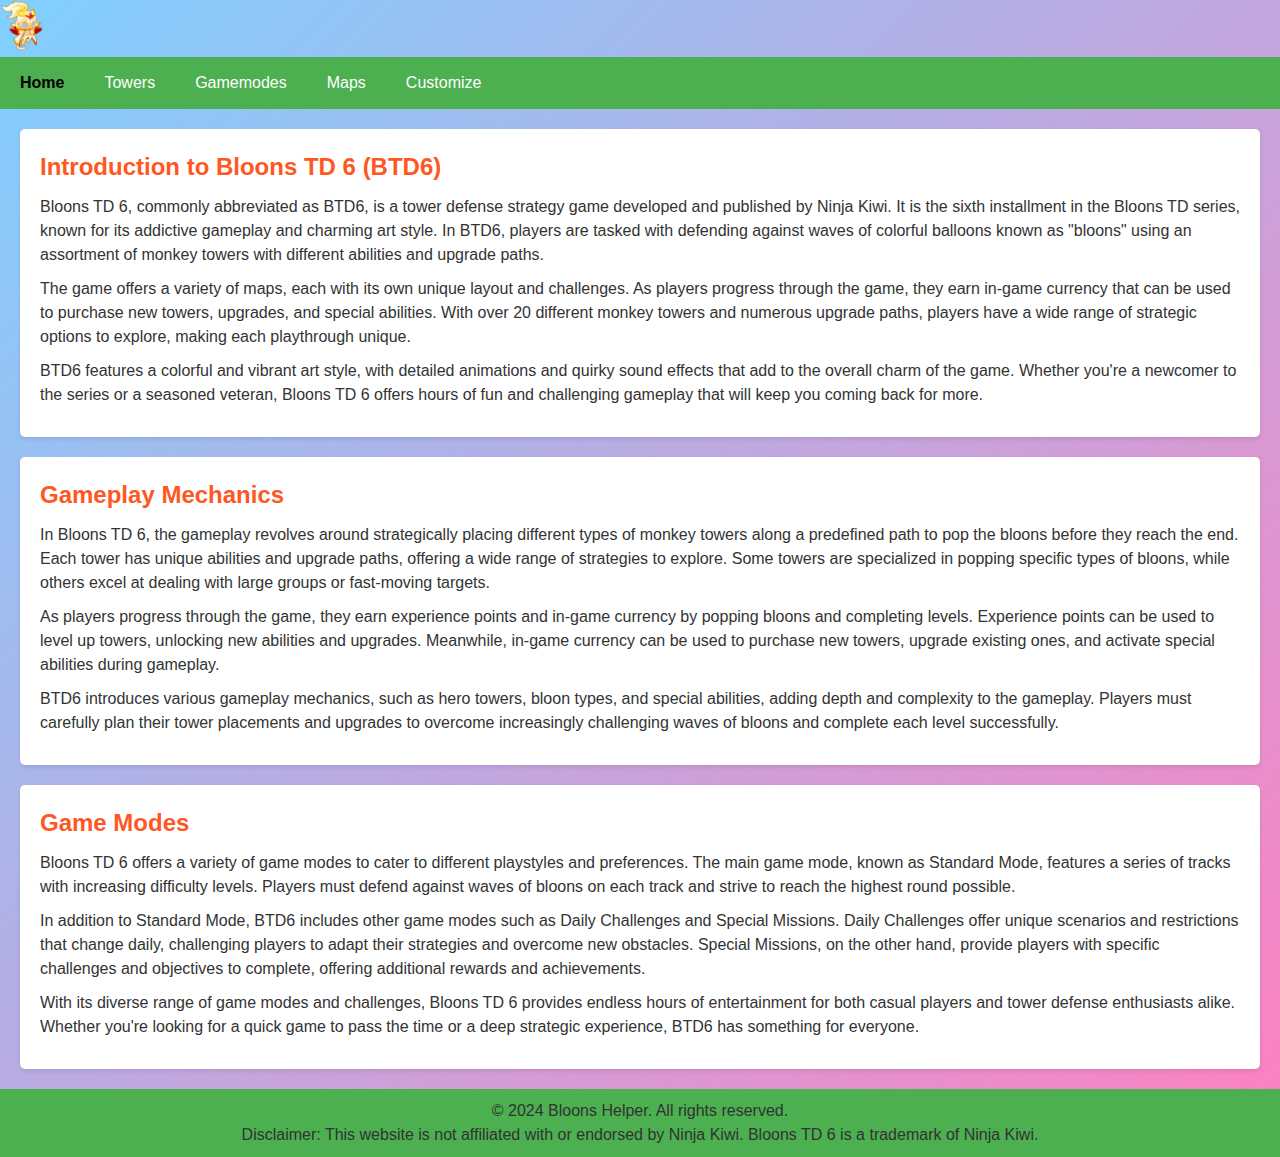
<file: index.html>
<!DOCTYPE html>
<html lang="en">

<head>
    <meta charset="UTF-8">
    <meta name="viewport" content="width=device-width, initial-scale=1.0">
    <title>Bloons Helper</title>
    <link rel="stylesheet" href="style.css">
    <link rel="icon" href="Assetets/icon.jpg" type="image/jpg">
    <style>
        nav a[href$="index.html"] {
            font-weight: bold;
            color: black;
        }
        section {
            margin-bottom: 20px;
        }

        section h2 {
            font-size: 24px;
            margin-bottom: 10px;
        }

        section p {
            font-size: 16px;
            line-height: 1.5;
            margin-bottom: 10px;
        }
    </style>
</head>

<body>
    <img src="Assetets/Adora btd6-Photoroom.png-Photoroom.png" alt="">
    <nav>
        <a href="index.html">Home</a>
        <a href="Tower.html">Towers</a>
        <a href="Gammodes.html">Gamemodes</a>
        <a href="Maps.html">Maps</a>
        <a href="customize.html">Customize</a>
    </nav>
    <section>
        <h2>Introduction to Bloons TD 6 (BTD6)</h2>
        <p>Bloons TD 6, commonly abbreviated as BTD6, is a tower defense strategy game developed and published by Ninja
            Kiwi. It is the sixth installment in the Bloons TD series, known for its addictive gameplay and charming art
            style. In BTD6, players are tasked with defending against waves of colorful balloons known as "bloons" using
            an assortment of monkey towers with different abilities and upgrade paths.</p>

        <p>The game offers a variety of maps, each with its own unique layout and challenges. As players progress
            through the game, they earn in-game currency that can be used to purchase new towers, upgrades, and special
            abilities. With over 20 different monkey towers and numerous upgrade paths, players have a wide range of
            strategic options to explore, making each playthrough unique.</p>

        <p>BTD6 features a colorful and vibrant art style, with detailed animations and quirky sound effects that add to
            the overall charm of the game. Whether you're a newcomer to the series or a seasoned veteran, Bloons TD 6
            offers hours of fun and challenging gameplay that will keep you coming back for more.</p>
    </section>

    <section>
        <h2>Gameplay Mechanics</h2>
        <p>In Bloons TD 6, the gameplay revolves around strategically placing different types of monkey towers along a
            predefined path to pop the bloons before they reach the end. Each tower has unique abilities and upgrade
            paths, offering a wide range of strategies to explore. Some towers are specialized in popping specific types
            of bloons, while others excel at dealing with large groups or fast-moving targets.</p>

        <p>As players progress through the game, they earn experience points and in-game currency by popping bloons and
            completing levels. Experience points can be used to level up towers, unlocking new abilities and upgrades.
            Meanwhile, in-game currency can be used to purchase new towers, upgrade existing ones, and activate special
            abilities during gameplay.</p>

        <p>BTD6 introduces various gameplay mechanics, such as hero towers, bloon types, and special abilities, adding
            depth and complexity to the gameplay. Players must carefully plan their tower placements and upgrades to
            overcome increasingly challenging waves of bloons and complete each level successfully.</p>
    </section>

    <section>
        <h2>Game Modes</h2>
        <p>Bloons TD 6 offers a variety of game modes to cater to different playstyles and preferences. The main game
            mode, known as Standard Mode, features a series of tracks with increasing difficulty levels. Players must
            defend against waves of bloons on each track and strive to reach the highest round possible.</p>

        <p>In addition to Standard Mode, BTD6 includes other game modes such as Daily Challenges and Special Missions.
            Daily Challenges offer unique scenarios and restrictions that change daily, challenging players to adapt
            their strategies and overcome new obstacles. Special Missions, on the other hand, provide players with
            specific challenges and objectives to complete, offering additional rewards and achievements.</p>

        <p>With its diverse range of game modes and challenges, Bloons TD 6 provides endless hours of entertainment for
            both casual players and tower defense enthusiasts alike. Whether you're looking for a quick game to pass the
            time or a deep strategic experience, BTD6 has something for everyone.</p>
    </section>


</body>
<footer>
    <p>&copy; 2024 Bloons Helper. All rights reserved.</p>
    <p>Disclaimer: This website is not affiliated with or endorsed by Ninja Kiwi. Bloons TD 6 is a trademark of Ninja
        Kiwi.</p>
</footer>

</html>
</file>
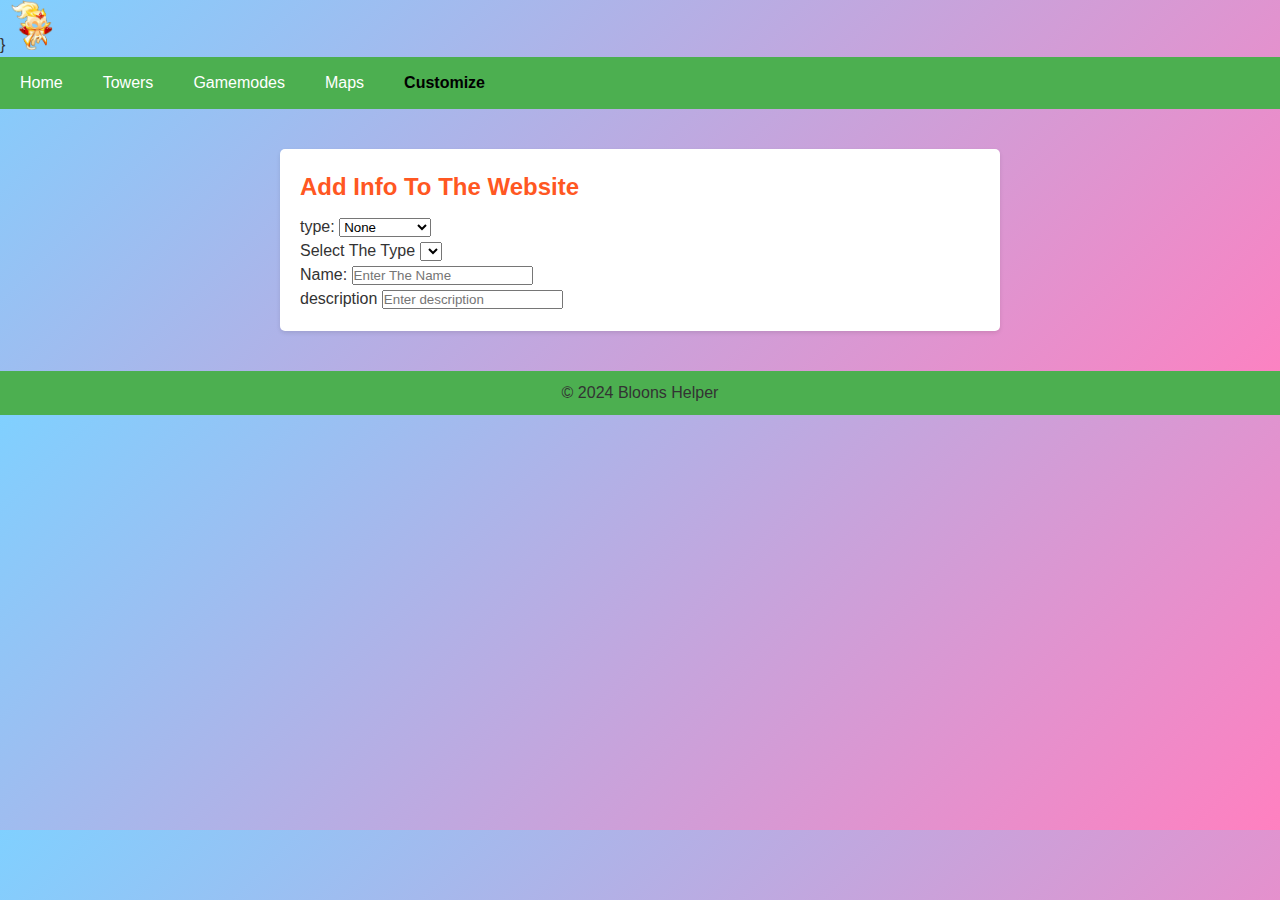
<file: customize.html>
<!DOCTYPE html>
<html lang="en">
<head>
    <meta charset="UTF-8">
    <meta name="viewport" content="width=device-width, initial-scale=1.0">
    <title>Customize The Website</title>
    <link rel="stylesheet" href="style.css">            }
    <style>
        #active {
            font-weight: bold;
            color: black;
        }
    </style>
</head>
<body>
    <img src="Assetets/Adora btd6-Photoroom.png-Photoroom.png" alt="">
    <nav>
        <a href="index.html">Home</a>
        <a href="Tower.html">Towers</a>
        <a href="Gammodes.html">Gamemodes</a>
        <a href="Maps.html">Maps</a>
        <a href="customize.html" id="active">Customize</a>
    </nav>
    <main>
        <section>
            <h2>Add Info To The Website</h2>
            <form>
                <label for="type">type:</label>
                <select id="info_type" >
                    <option value="None">None</option>
                    <option value="Tower">Tower</option>
                    <option value="Map">Map</option>
                    <option value="Gamemode">Gamemode</option>
                </select><br>
                <label for="type_select">Select The Type</label>
                <select id="type_select">
               
                </select><br>
                <label for="name">Name:</label>
                <input placeholder="Enter The Name" type="text" id="name" name="name"> <br>
                <label for="description">description</label>
                <input type="text" id="description" placeholder="Enter description"> <br>
                <div id="dynamic_info">
                    
                </div>
            </form>
        </section>
    </main>
    <footer>
        <p>&copy; 2024 Bloons Helper</p>
    </footer>
    <script src="customize.js" defer type="module"></script>
</body>
</html>
</file>
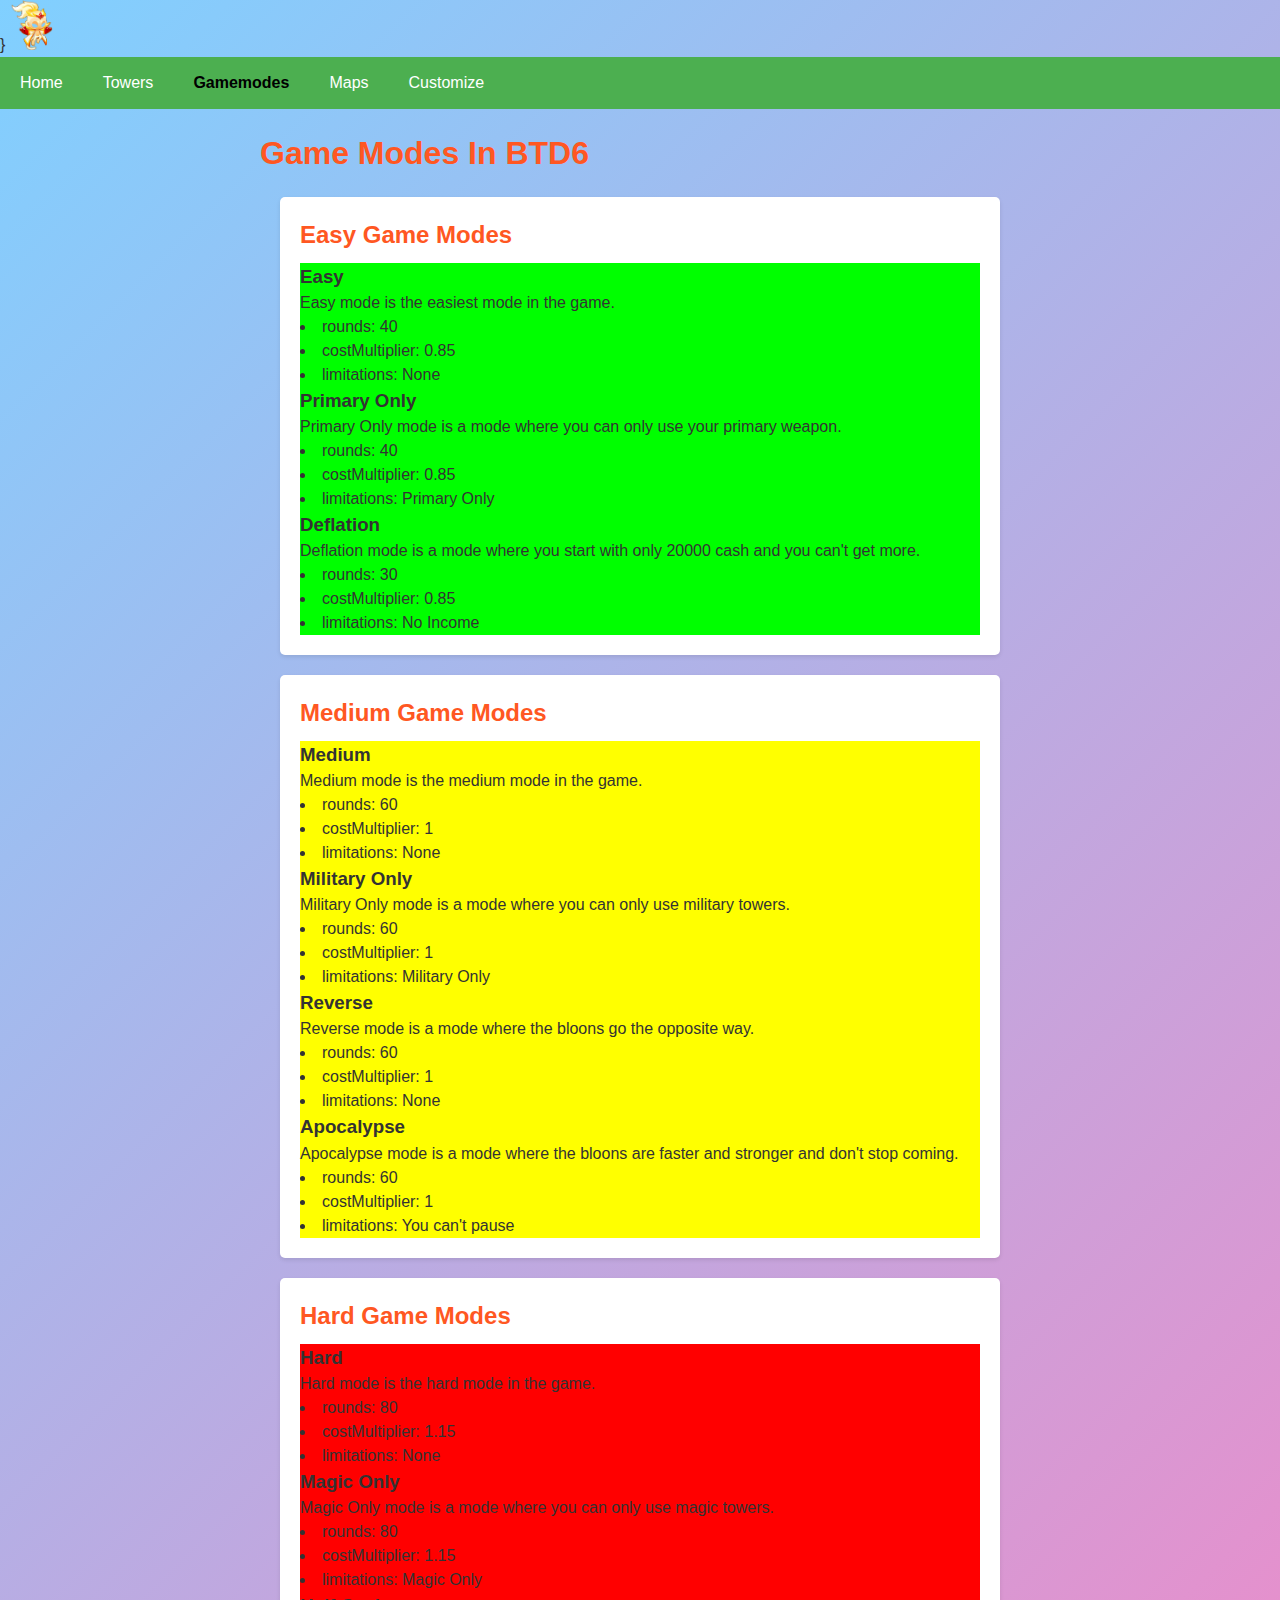
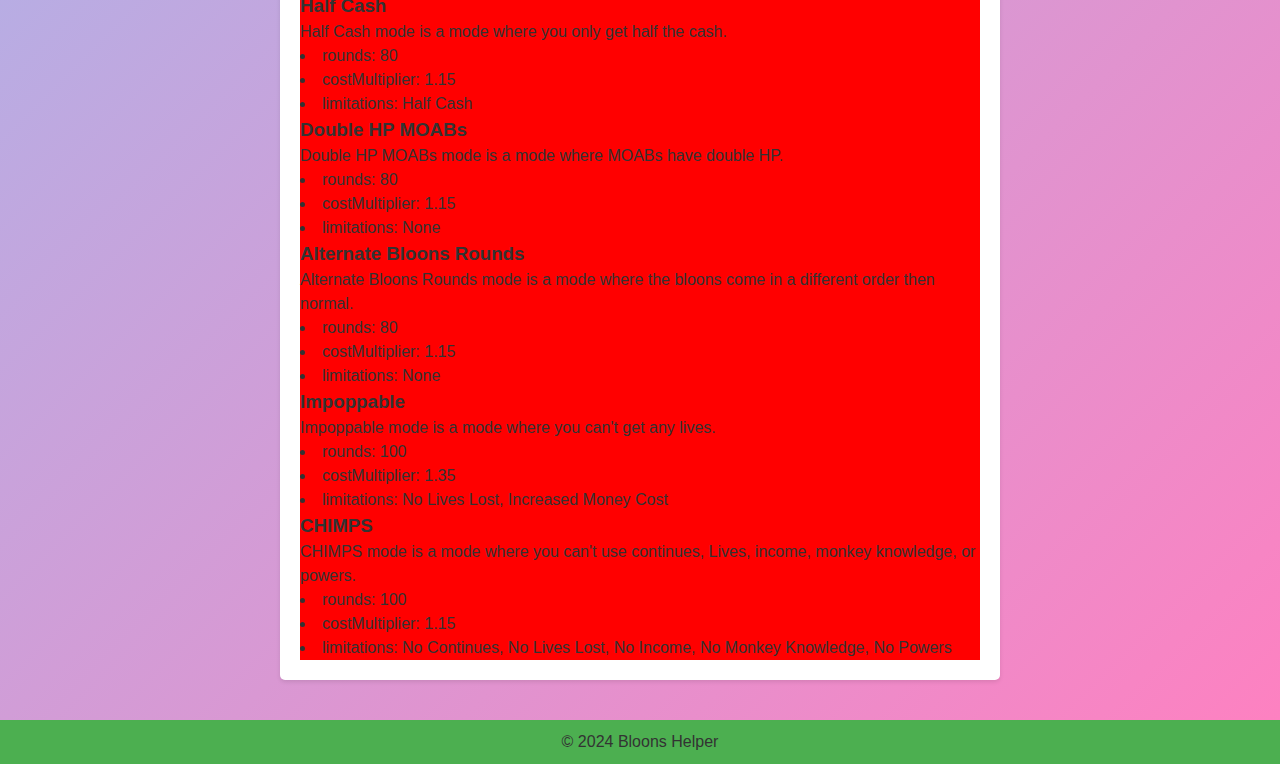
<file: Gammodes.html>
<!DOCTYPE html>
<html lang="en">

<head>
    <meta charset="UTF-8">
    <meta name="viewport" content="width=device-width, initial-scale=1.0">
    <title>Document</title>
    <link rel="stylesheet" href="style.css"> }
    <style>
        /* make is so that the bullets are in the section */
        .gamemode-card.Easy {
            background-color: lime;
        }

        .gamemode-card.Medium {
            background-color: yellow;
        }

        .gamemode-card.Hard {
            background-color: red;
        }

        section {
            list-style-position: inside;
        }

        /* make it so that the nav bar items are black when on the current page */
        nav a[href$="Gammodes.html"] {
            color: black;
            font-weight: bold;
        }
    </style>
</head>

<body>

    <body>
        <img src="Assetets/Adora btd6-Photoroom.png-Photoroom.png" alt="">
        <nav>
            <a href="index.html">Home</a>
            <a href="Tower.html">Towers</a>
            <a href="Gammodes.html">Gamemodes</a>
            <a href="Maps.html">Maps</a>
            <a href="customize.html">Customize</a>
        </nav>
        <main>
            <h1>Game Modes In BTD6</h1>
            <section>
                <h2>Easy Game Modes</h2>
                <div class="gamemode-list">
                </div>
            </section>
            <section>
                <h2>Medium Game Modes</h2>
                <div class="gamemode-list"></div>
            </section>
            <section>
                <h2>Hard Game Modes</h2>
                <div class="gamemode-list"></div>
            </section>
        </main>
        <footer>
            <p>&copy; 2024 Bloons Helper</p>
        </footer>
        <script type="module" defer>
            import {renderGamemodes} from './Gamemodes.js';
            renderGamemodes()
        </script>
    </body>

</html>
</file>
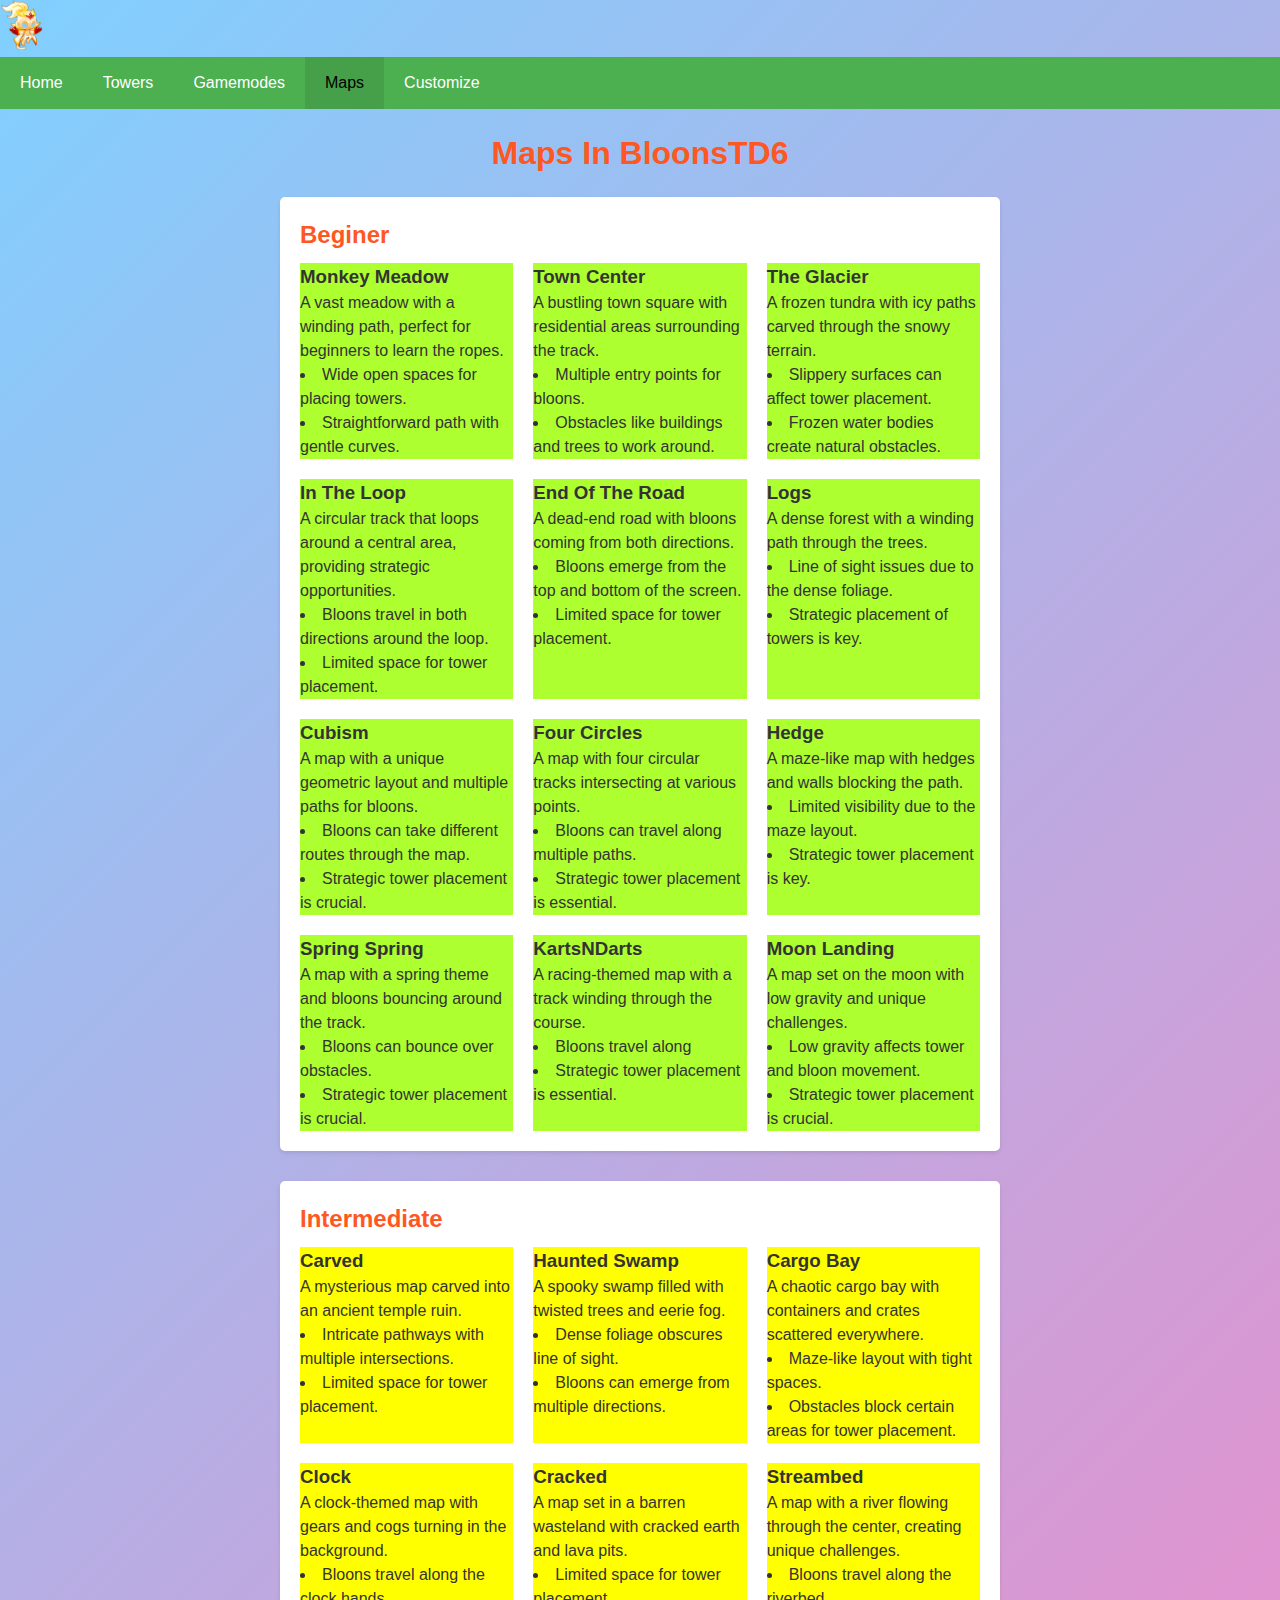
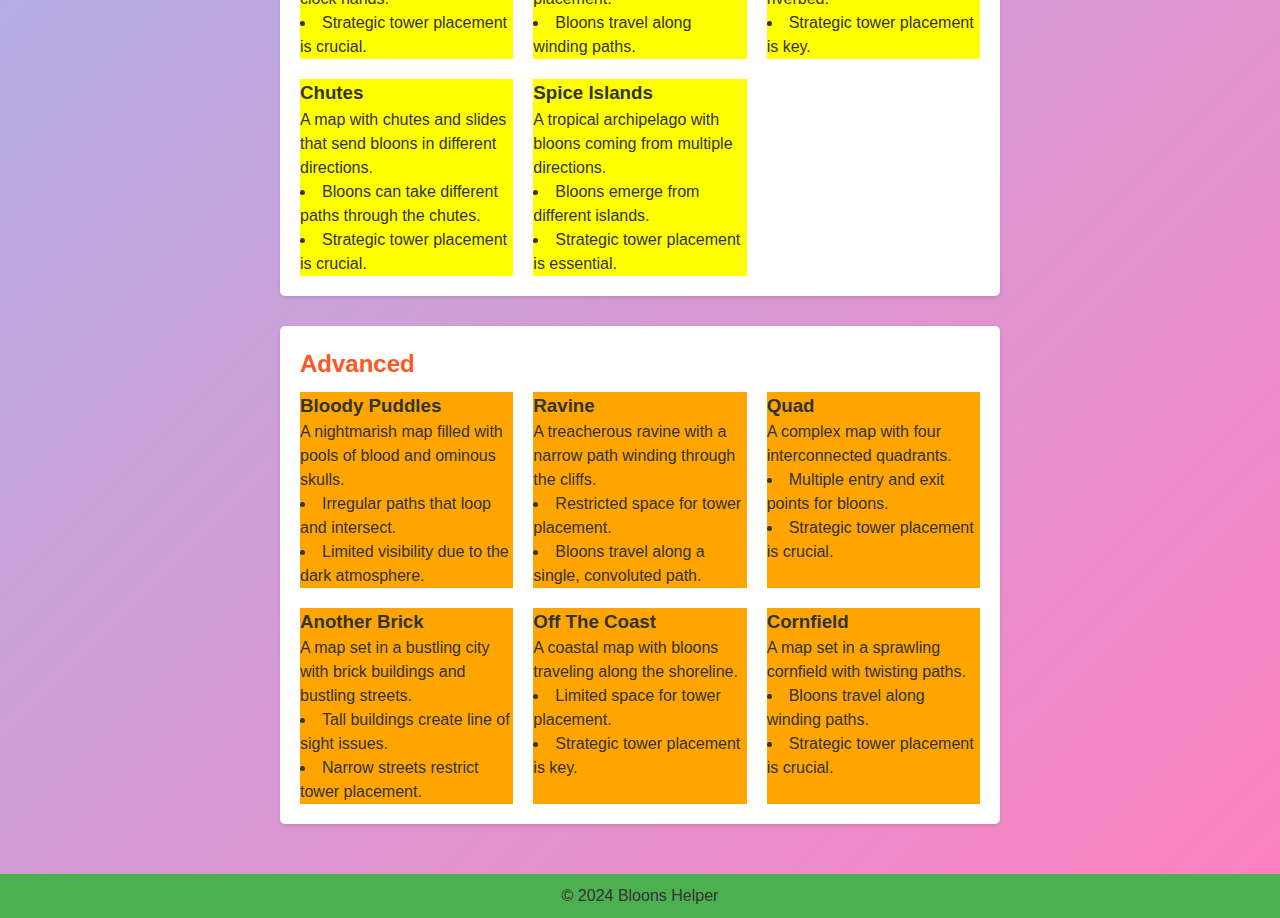
<file: Maps.html>
<!DOCTYPE html>
<html lang="en">
<head>
    <meta charset="UTF-8">
    <meta name="viewport" content="width=device-width, initial-scale=1.0">
    <title>BTD6 Helper Maps</title>
    <link rel="stylesheet" href="style.css">

    <img src="Assetets/Adora btd6-Photoroom.png-Photoroom.png" alt="">
</head>
<body>
    <header>
        <nav>
            <a href="index.html">Home</a>
            <a href="Tower.html">Towers</a>
            <a href="Gammodes.html">Gamemodes</a>
            <a href="Maps.html" class="active">Maps</a>
            <a href="customize.html">Customize</a>
        </nav>
    </header>
        <style>
            .map-card.Beginner {
                background-color: greenyellow;
            }
            .map-card.Intermediate {
                background-color: yellow;
            }
            .map-card.Advanced {
                background-color: orange;
            }
            .beginner {
                background-color: #f71010;
                padding: 20px;
                margin-bottom: 20px;
                border-radius: 5px;
            }
            body {
                font-family: Arial, sans-serif;
                margin: 0;
                padding: 0;
            }

             h1 {
                text-align: center;
                margin-bottom: 20px;
            }

            section {
                margin-bottom: 30px;
            }

            h2 {
                margin-bottom: 10px;
            }

            .map-list {
                display: grid;
                grid-template-columns: repeat(auto-fit, minmax(200px, 1fr));
                gap: 20px;
            }
            /* Makes it so the bullet points are inside */
            section {
                list-style-position: inside;
            }

        </style>
    
    <main>
        <h1>Maps In BloonsTD6</h2>
        <section>
            <h2>Beginer</h2>
            <div class="map-list"></div>
        </section>
        <section>
            <h2>Intermediate</h2>
            <div class="map-list"></div>
        </section>
        <section>
            <h2>Advanced</h2>
            <div class="map-list"></div>
        </section>
  
    </main>
    <footer>
        <p>&copy; 2024   Bloons Helper</p>
    </footer>
    <script type="module">
        import { renderMaps } from './Maps.js'
        renderMaps()
    </script>
</body>
</html>
</file>
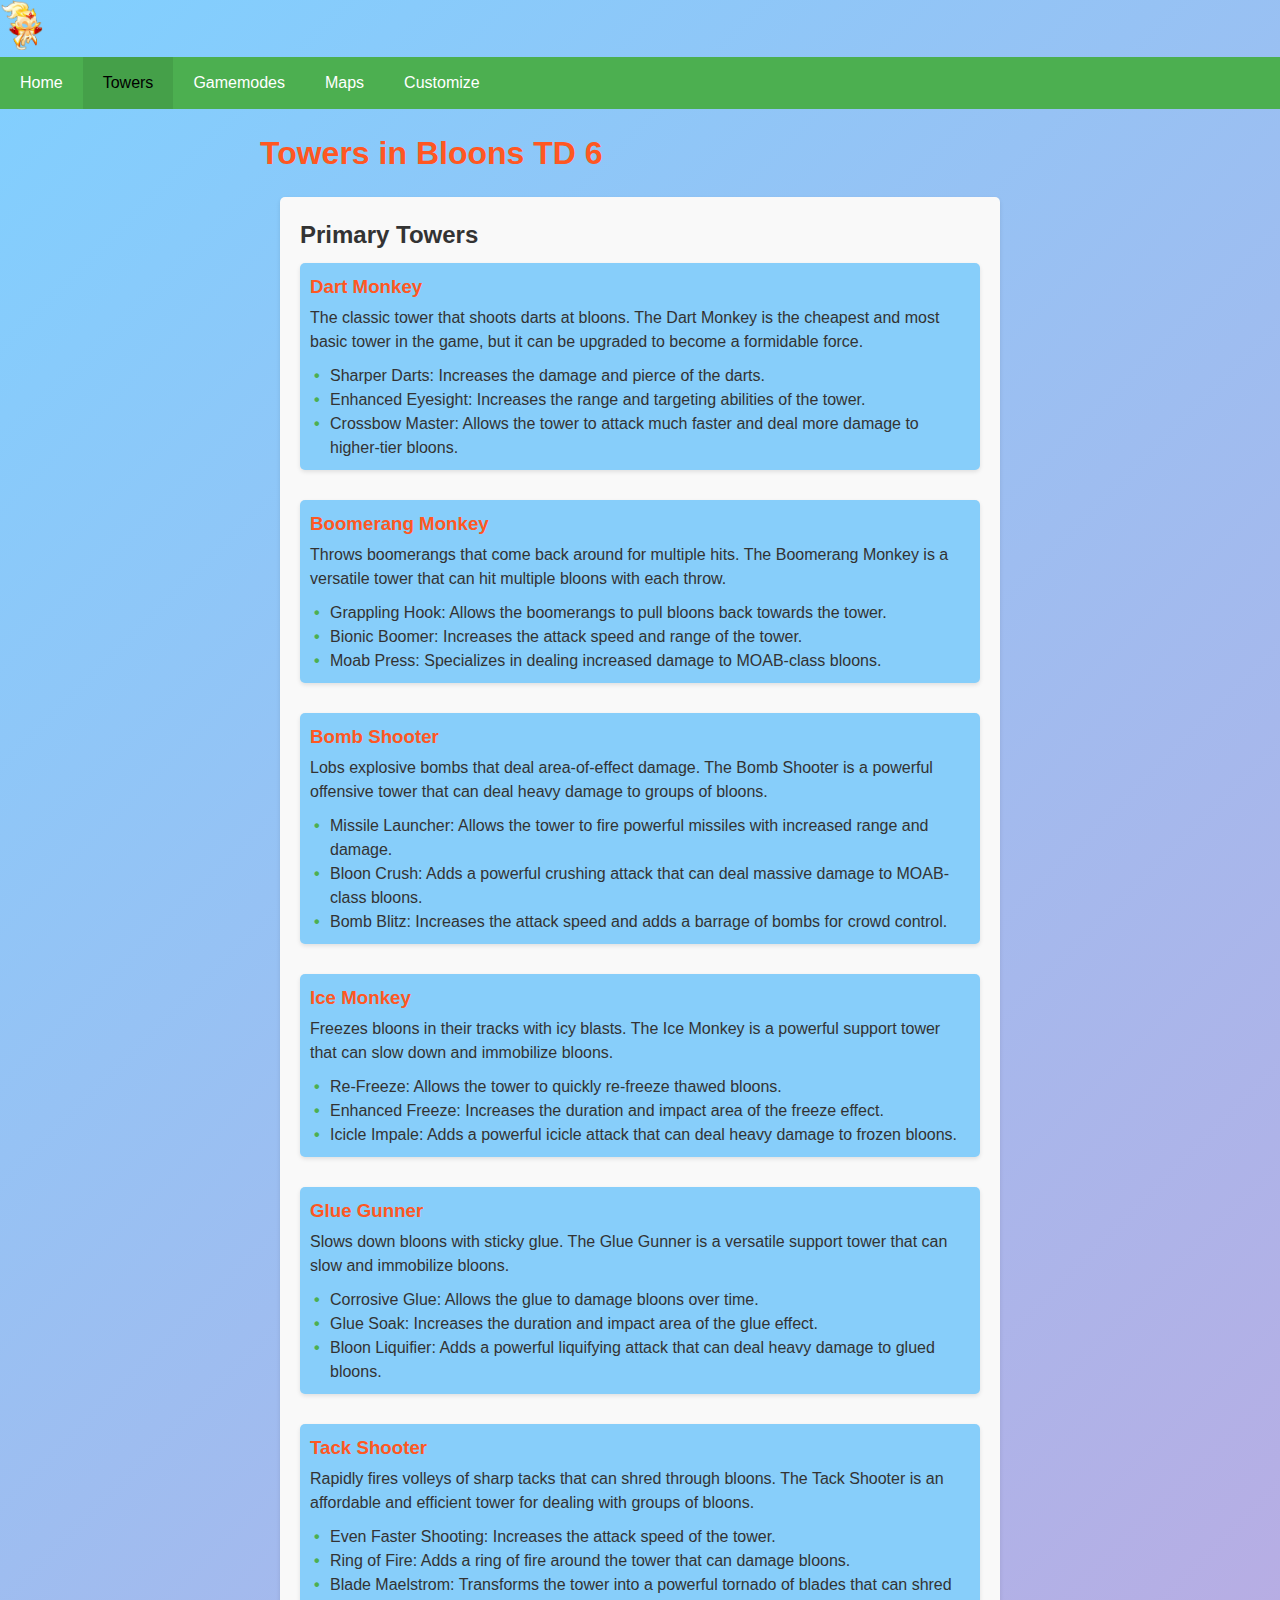
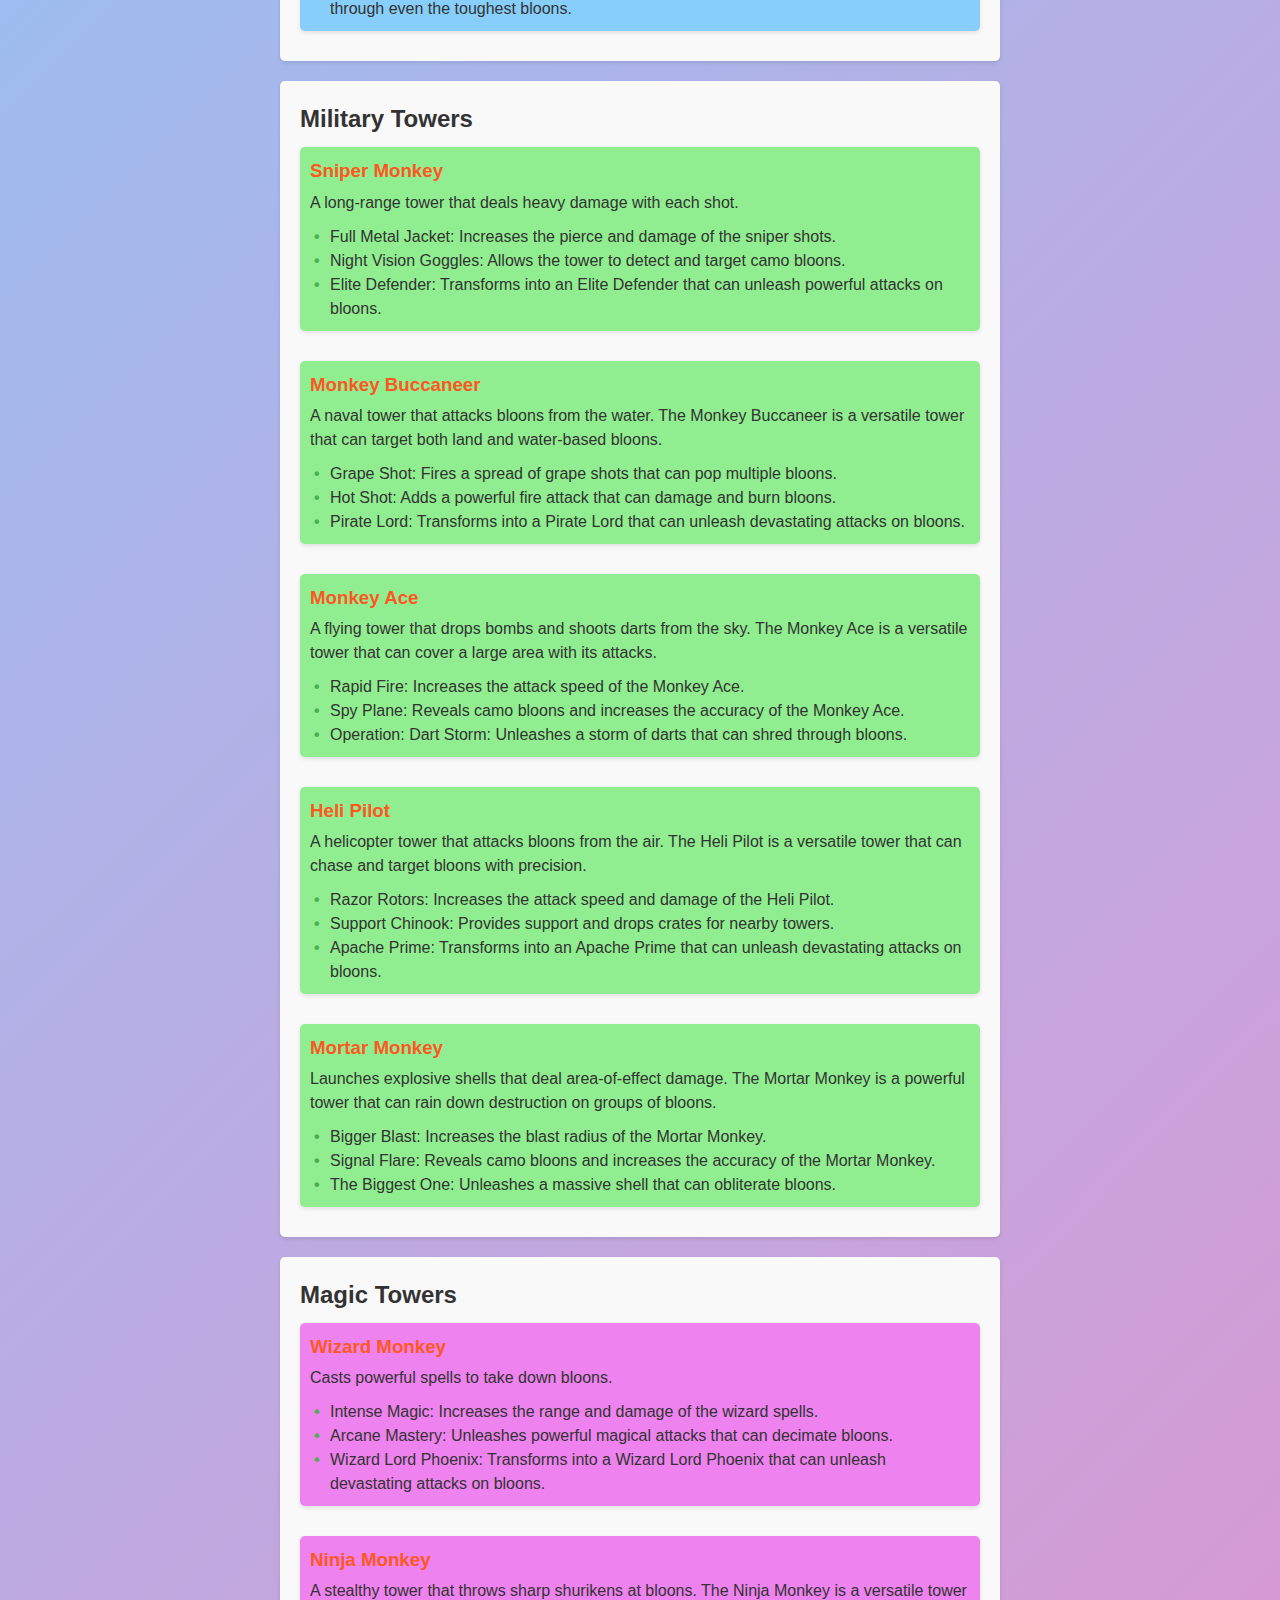
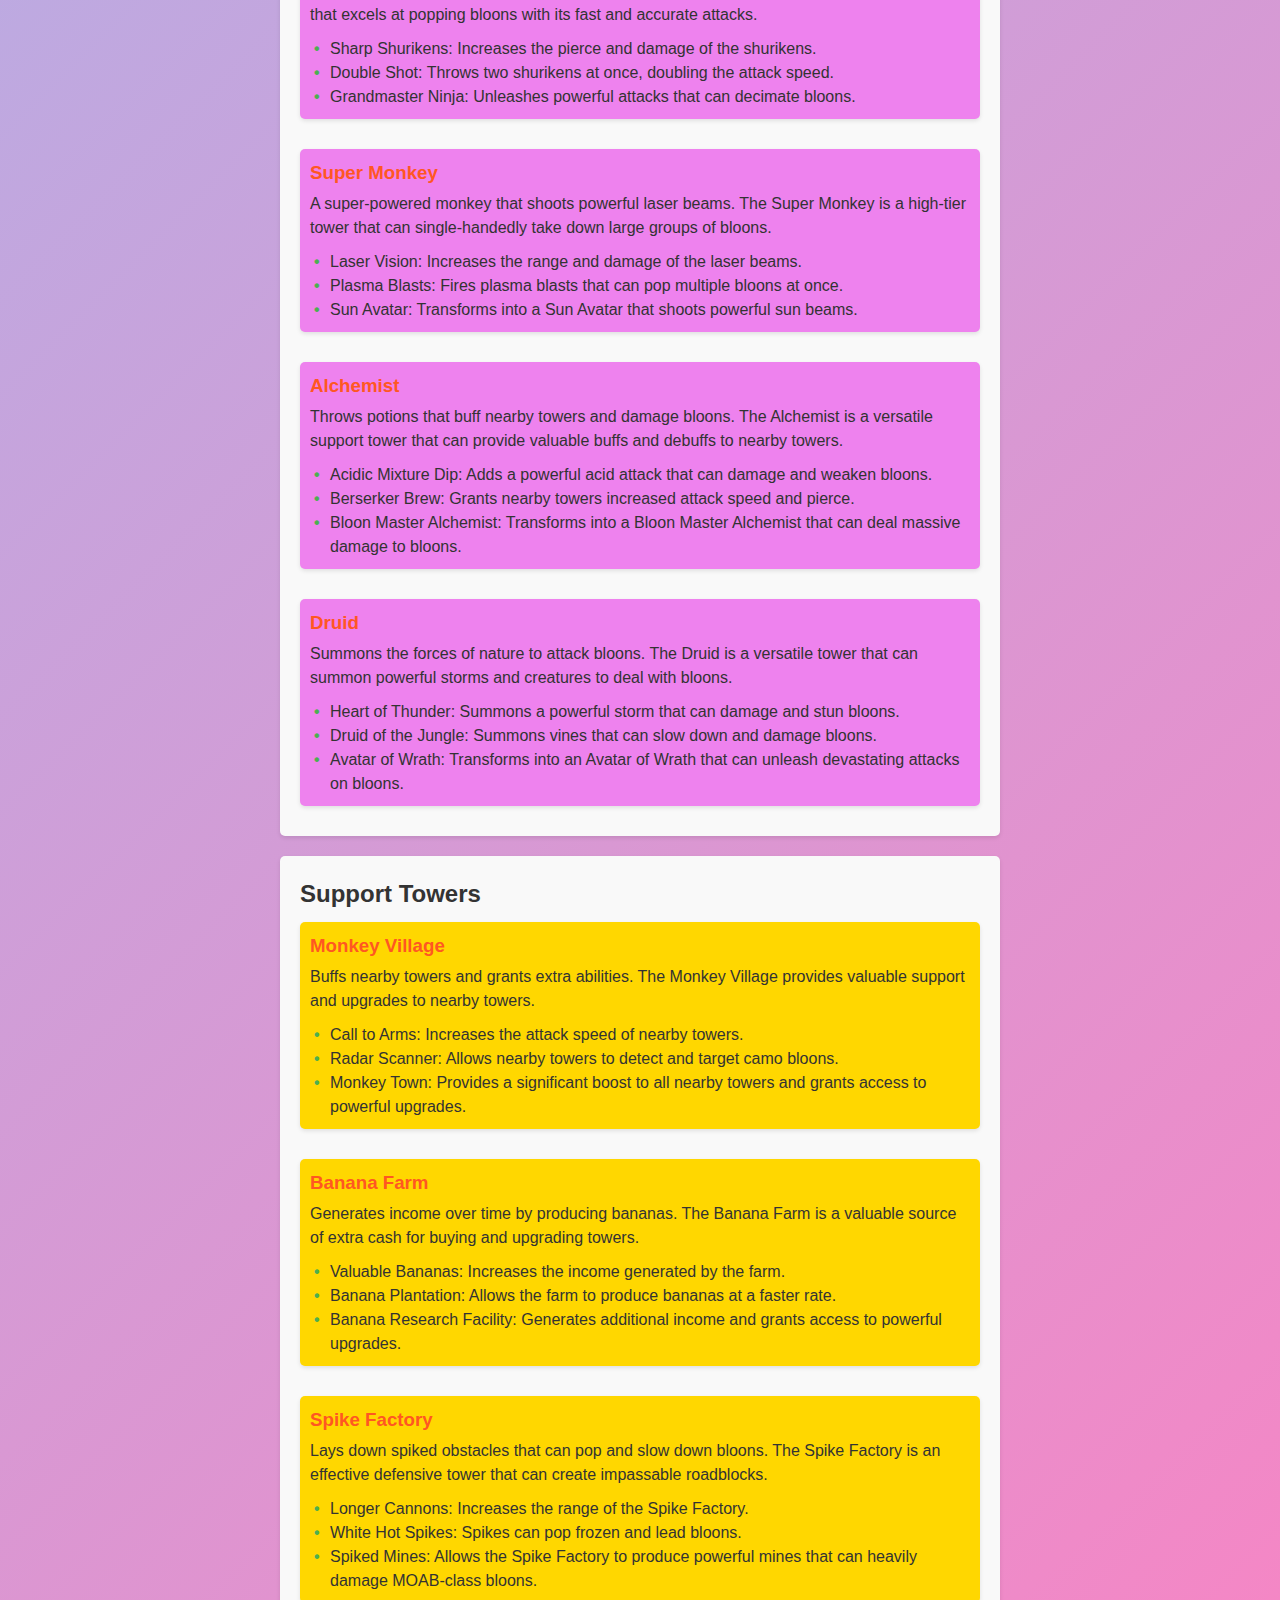
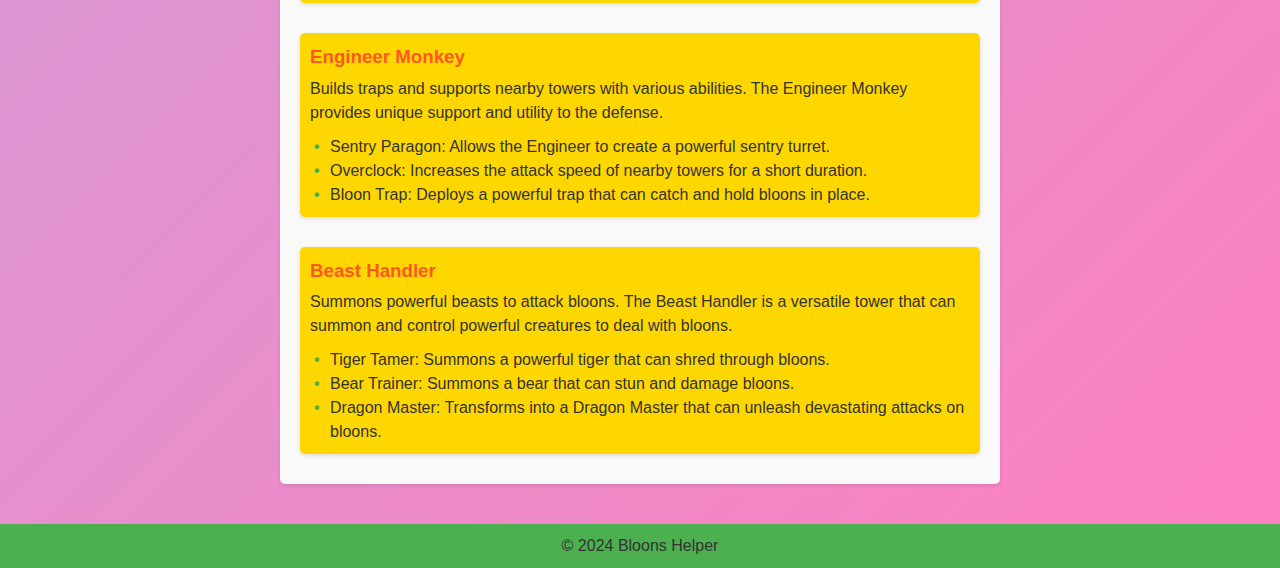
<file: Tower.html>
<!DOCTYPE html>
<html lang="en">
<head>
    <meta charset="UTF-8">
    <meta name="viewport" content="width=device-width, initial-scale=1.0">
    <title>BTD6 Towers</title>
    <link rel="stylesheet" href="style.css">
    <img src="Assetets/Adora btd6-Photoroom.png-Photoroom.png" alt="">

        <style>
            .tower-card.Primary{
                background-color: lightskyblue;
            }
            .tower-card.Military{
                background-color: lightgreen;
            }
            .tower-card.Magic{
                background-color: violet;
            }
            .tower-card.Support{
                background-color: gold;
            }
            .tower-list {
                display: flex;
                flex-wrap: wrap;
                justify-content: space-between;
            }

            .tower-list div {
                background-color: #f1f1f1;
                padding: 10px;
                margin-bottom: 10px;
                border-radius: 5px;
                transition: background-color 0.3s ease;
            }
            

      
            section {
                background-color: #f9f9f9;
                padding: 20px;
                margin-bottom: 20px;
                border-radius: 5px;
            }

            h2 {
                color: #333;
                font-size: 24px;
                margin-bottom: 10px;
            }

            .tower-list {
                display: flex;
                flex-wrap: wrap;
                justify-content: space-between;
            }
    </style>
</head>
<body>
    <header>
        <nav>
            <a href="index.html">Home</a>
            <a href="Tower.html" class="active">Towers</a>
            <a href="Gammodes.html">Gamemodes</a>
            <a href="Maps.html">Maps</a>
            <a href="customize.html">Customize</a>
        </nav>
    </header>

    <main>
        <h1>Towers in Bloons TD 6</h1>
        <section>
            <h2>Primary Towers</h2>
            <div class="tower-list">
                <!-- Tower information will be dynamically inserted here -->
            </div>
        </section>

        <section>
            <h2>Military Towers</h2>
            <div class="tower-list">
                <!-- Tower information will be dynamically inserted here -->
            </div>
        </section>

        <section>
            <h2>Magic Towers</h2>
            <div class="tower-list">
                <!-- Tower information will be dynamically inserted here -->
            </div>
        </section>

        <section>
            <h2>Support Towers</h2>
            <div class="tower-list">
                <!-- Tower information will be dynamically inserted here -->
            </div>
        </section>
    </main>

    <footer>
        <p>&copy; 2024 Bloons Helper</p>
    
    </footer>
    <script type="module">
        import {renderTowers} from './Towers.js';
        renderTowers();
    </script>
</body>
</html>
</file>
<file: style.css>
* {
    box-sizing: border-box;
    margin: 0;
    padding: 0;
}


body {
    font-family: Arial, sans-serif;
    background: linear-gradient(135deg, #80D0FF, #FF80C0); /* Gradient background */
}

/* Navigation bar styles */
nav {
    background-color: #4caf50; /* Green background */
    overflow: hidden;
}

img {
    /* Float the image to the left */
    width: 50px; /* Adjust the width of the photo as needed */
    height: auto; /* Maintain aspect ratio */
    margin-right: 10px; /* Add some space between the photo and links */
}

nav a {
    float: left; /* Float the links to the right */
    display: block;
    color: white;
    text-align: center;
    padding: 14px 20px;
    text-decoration: none;
    transition: background-color 0.3s;
}

nav a:hover {
    background-color: #45a049; /* Darker green on hover */
    color: black;
}

/* Section styles */
section {
    background-color: #ffffff; /* White background */
    padding: 20px;
    margin: 20px;
    border-radius: 5px;
    box-shadow: 0 2px 4px rgba(0, 0, 0, 0.1); /* Soft shadow */
}

h2 {
    color: #ff5722; /* Orange heading */
}

p {
    color: #333; /* Dark gray text */
}

/* Media Queries for responsiveness */
@media screen and (max-width: 768px) {
    nav a {
        float: none; /* Remove float to stack links vertically */
        width: 100%; /* Make links full-width */
        text-align: center; /* Center align text */
    }

    img {
        float: none; /* Remove float */
        margin: 0 auto 10px; /* Center image and add space below */
        display: block; /* Make image a block element */
    }
}
/* Reset and base styles */
* {
    box-sizing: border-box;
    margin: 0;
    padding: 0;
}

body {
    font-family: Arial, sans-serif;
    background: linear-gradient(135deg, #80D0FF, #FF80C0);
    color: #333;
    line-height: 1.5;
}

/* Navigation bar styles */
header {
    background-color: #4caf50;
    overflow: hidden;
}

nav a {
    float: left;
    display: block;
    color: white;
    text-align: center;
    padding: 14px 20px;
    text-decoration: none;
    transition: background-color 0.3s;
}

nav a:hover {
    background-color: #45a049;
    color: black;
}

nav a.active {
    background-color: #45a049;
    color: black;
}

/* Main content styles */
main {
    max-width: 800px;
    margin: 0 auto;
    padding: 20px;
}

h1, h2 {
    color: #ff5722;
    margin-bottom: 10px;
}

section {
    background-color: #ffffff;
    padding: 20px;
    margin-bottom: 20px;
    border-radius: 5px;
    box-shadow: 0 2px 4px rgba(0, 0, 0, 0.1);
}

.tower-list {
    display: grid;
    grid-template-columns: repeat(auto-fit, minmax(250px, 1fr));
    grid-gap: 20px;
}

.tower-card {
    background-color: #f5f5f5;
    padding: 10px;
    border-radius: 5px;
    box-shadow: 0 2px 4px rgba(0, 0, 0, 0.1);
}

.tower-card h3 {
    color: #ff5722;
    margin-bottom: 5px;
}

.tower-card p {
    margin-bottom: 10px;
}

.tower-card ul {
    list-style-type: none;
    padding-left: 20px;
}

.tower-card li::before {
    content: "\2022";
    color: #4caf50;
    font-weight: bold;
    display: inline-block;
    width: 1em;
    margin-left: -1em;
}

/* Footer styles */
footer {
    background-color: #4caf50;
    color: white;
    text-align: center;
    padding: 10px;
}
</file>
